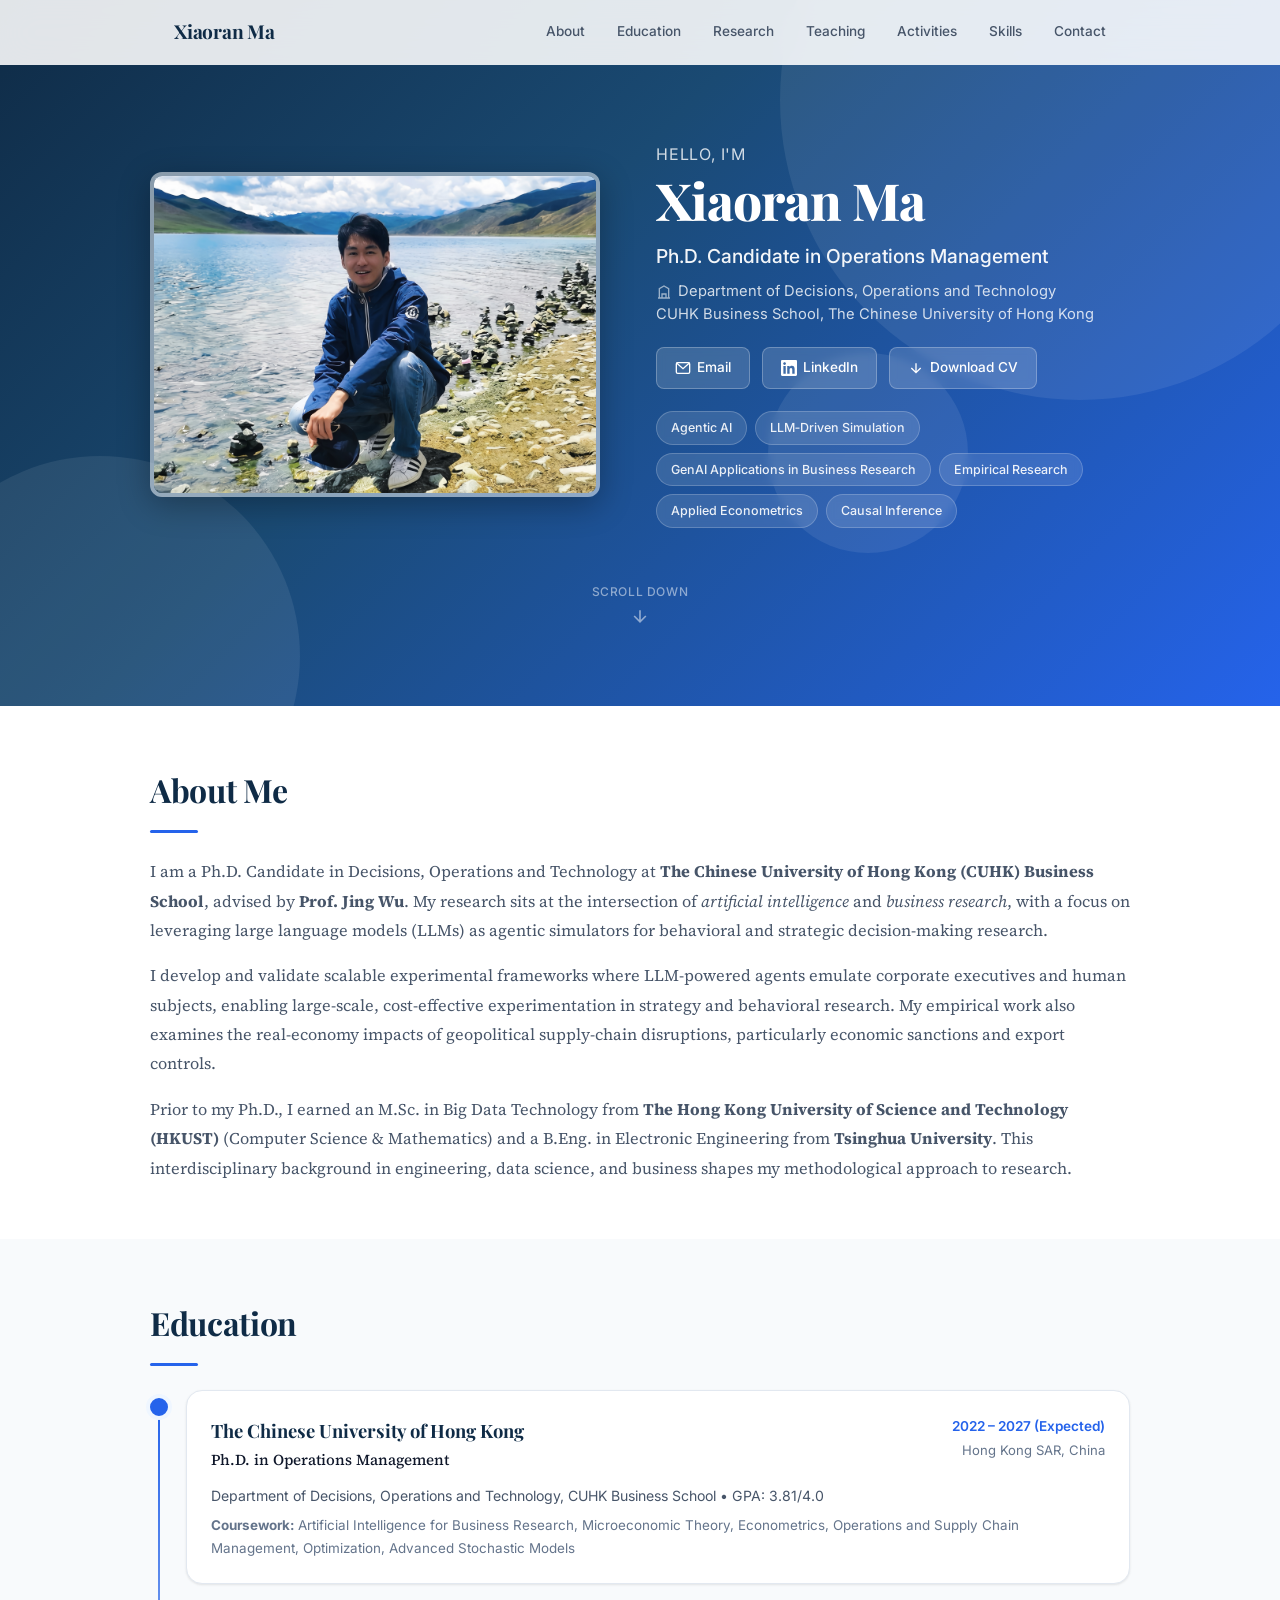
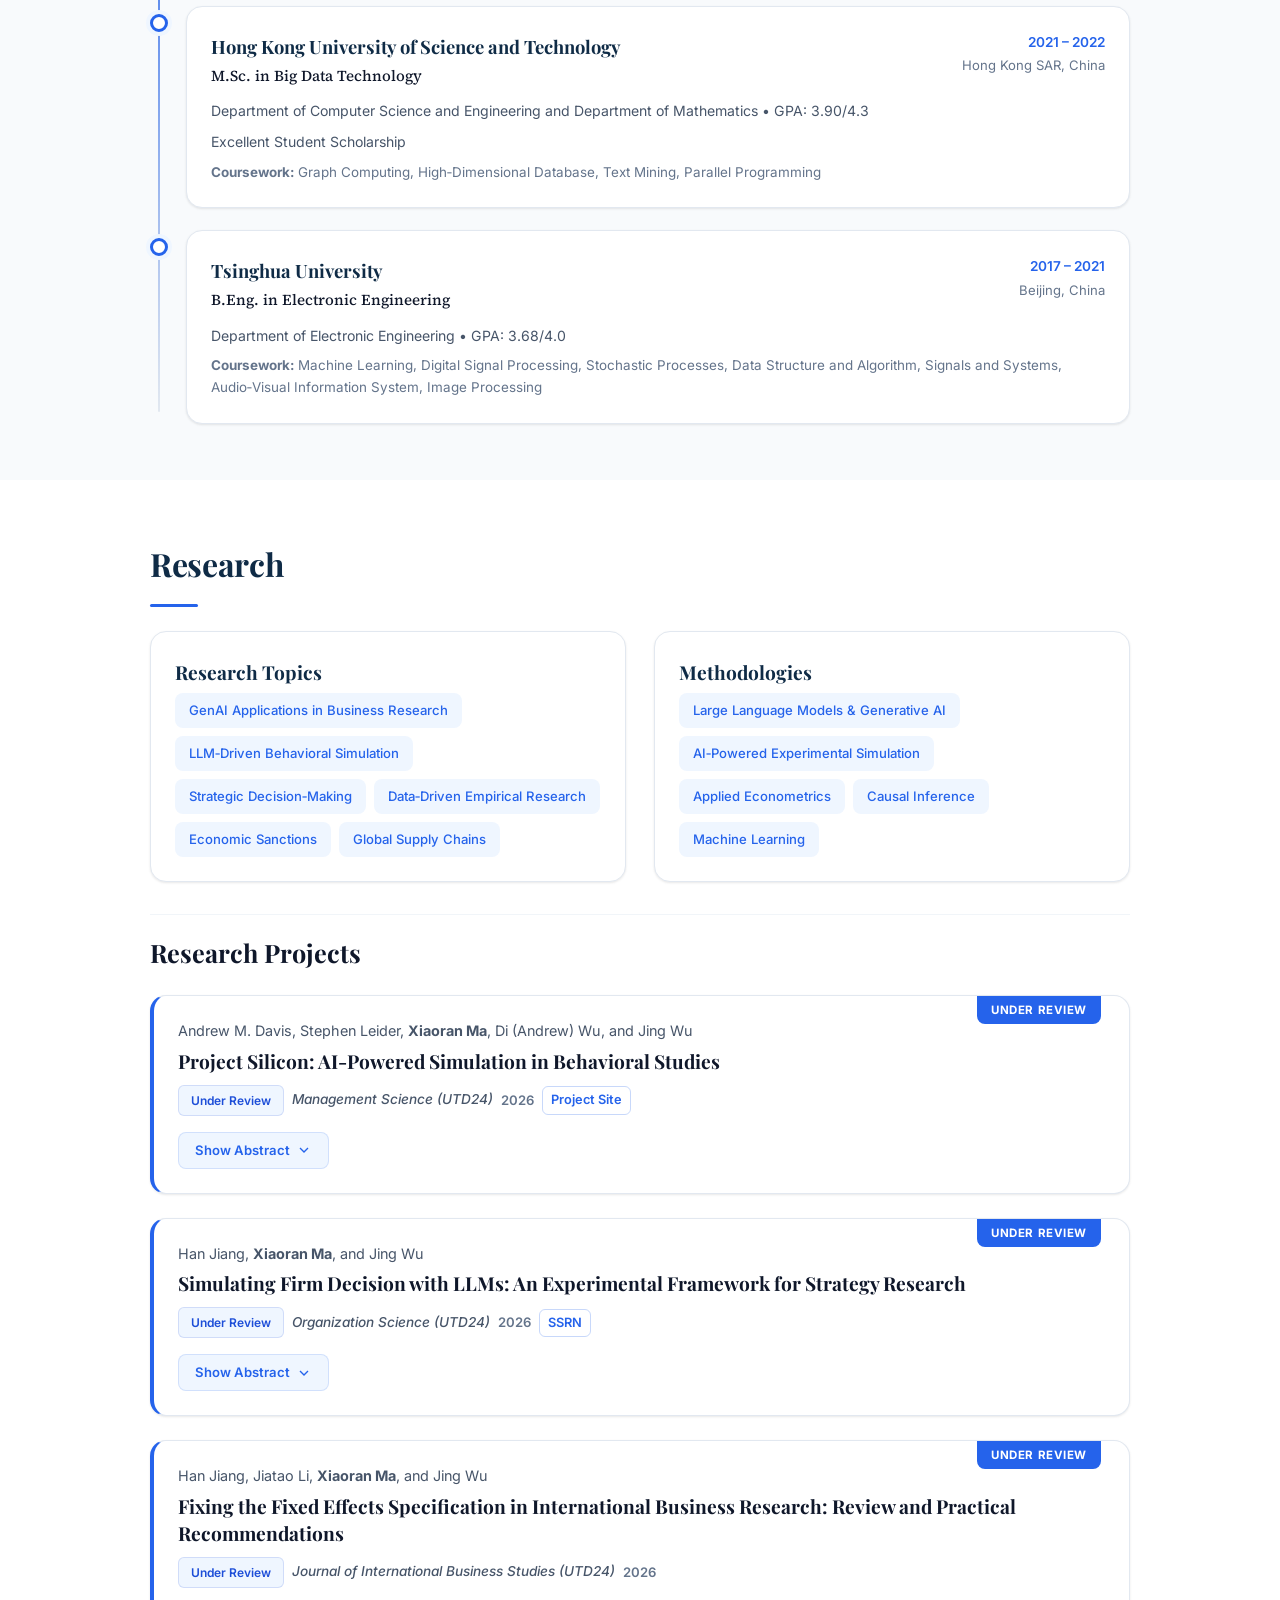
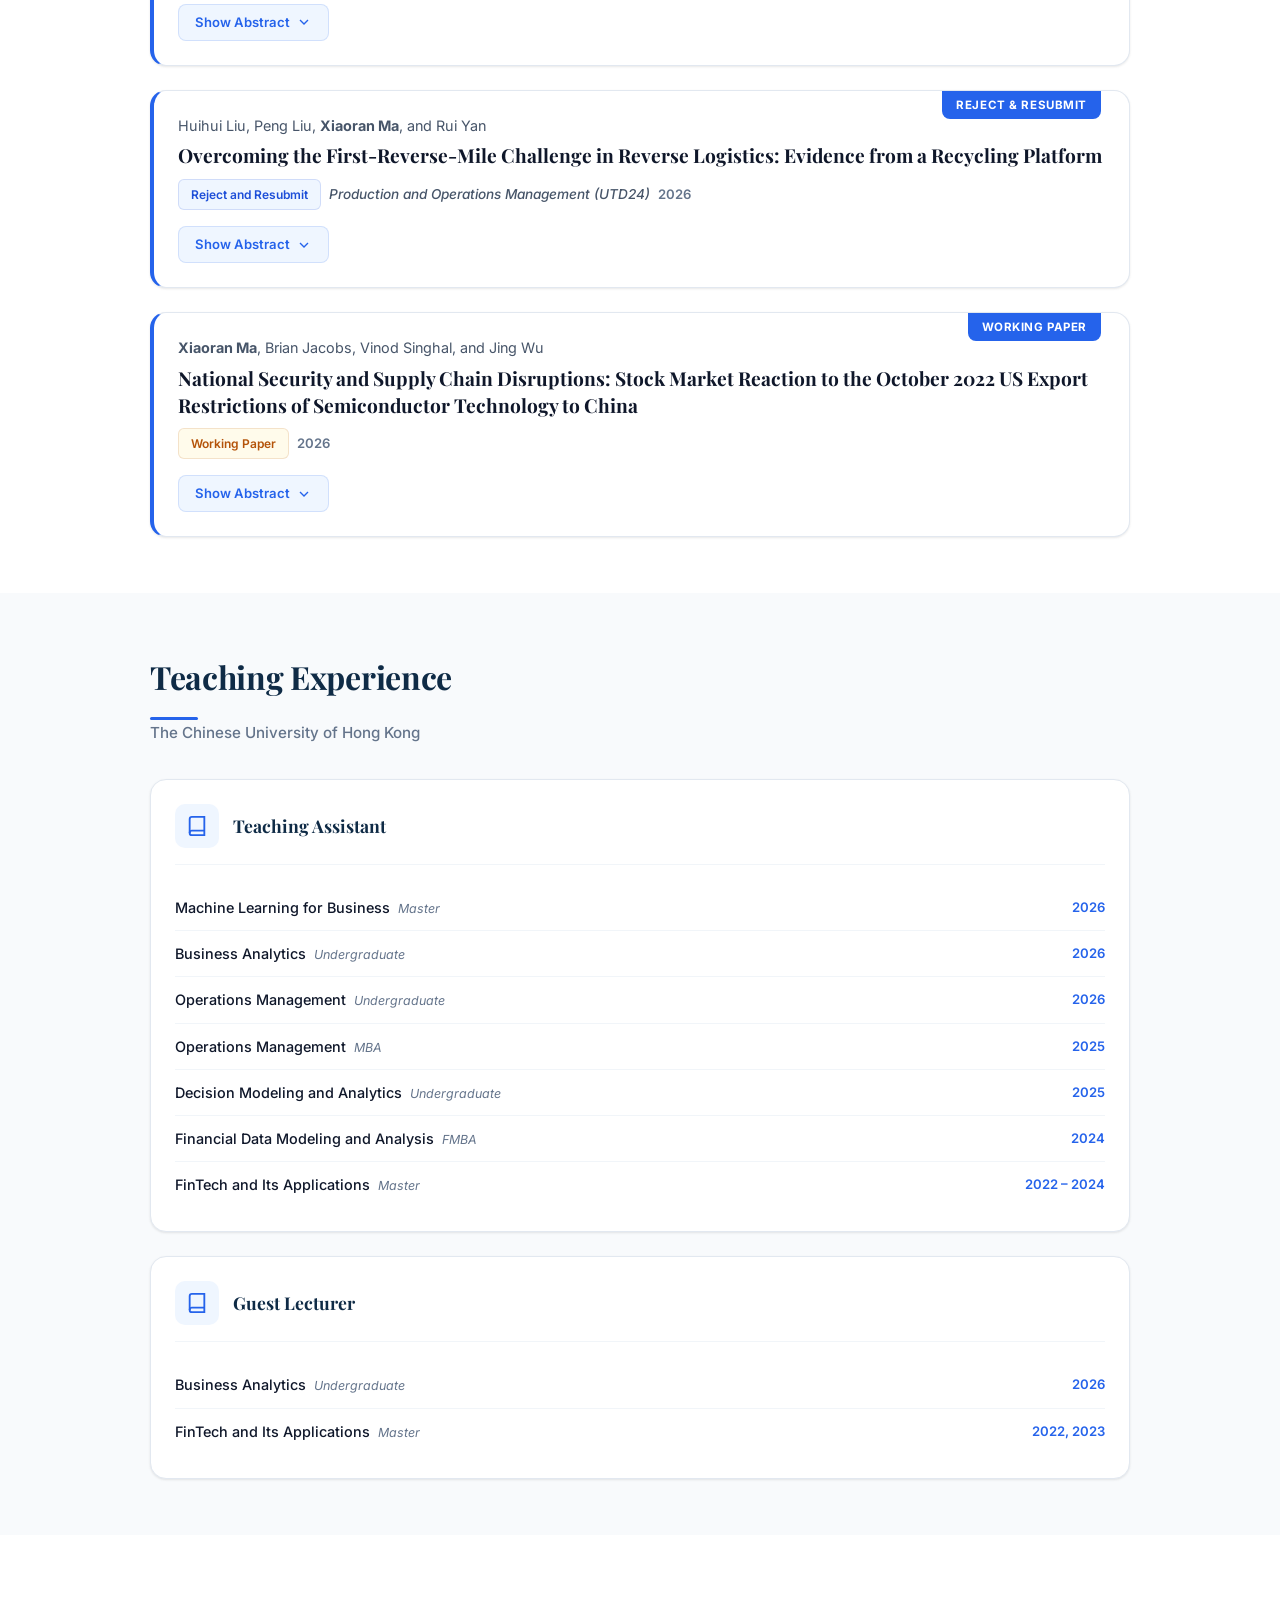
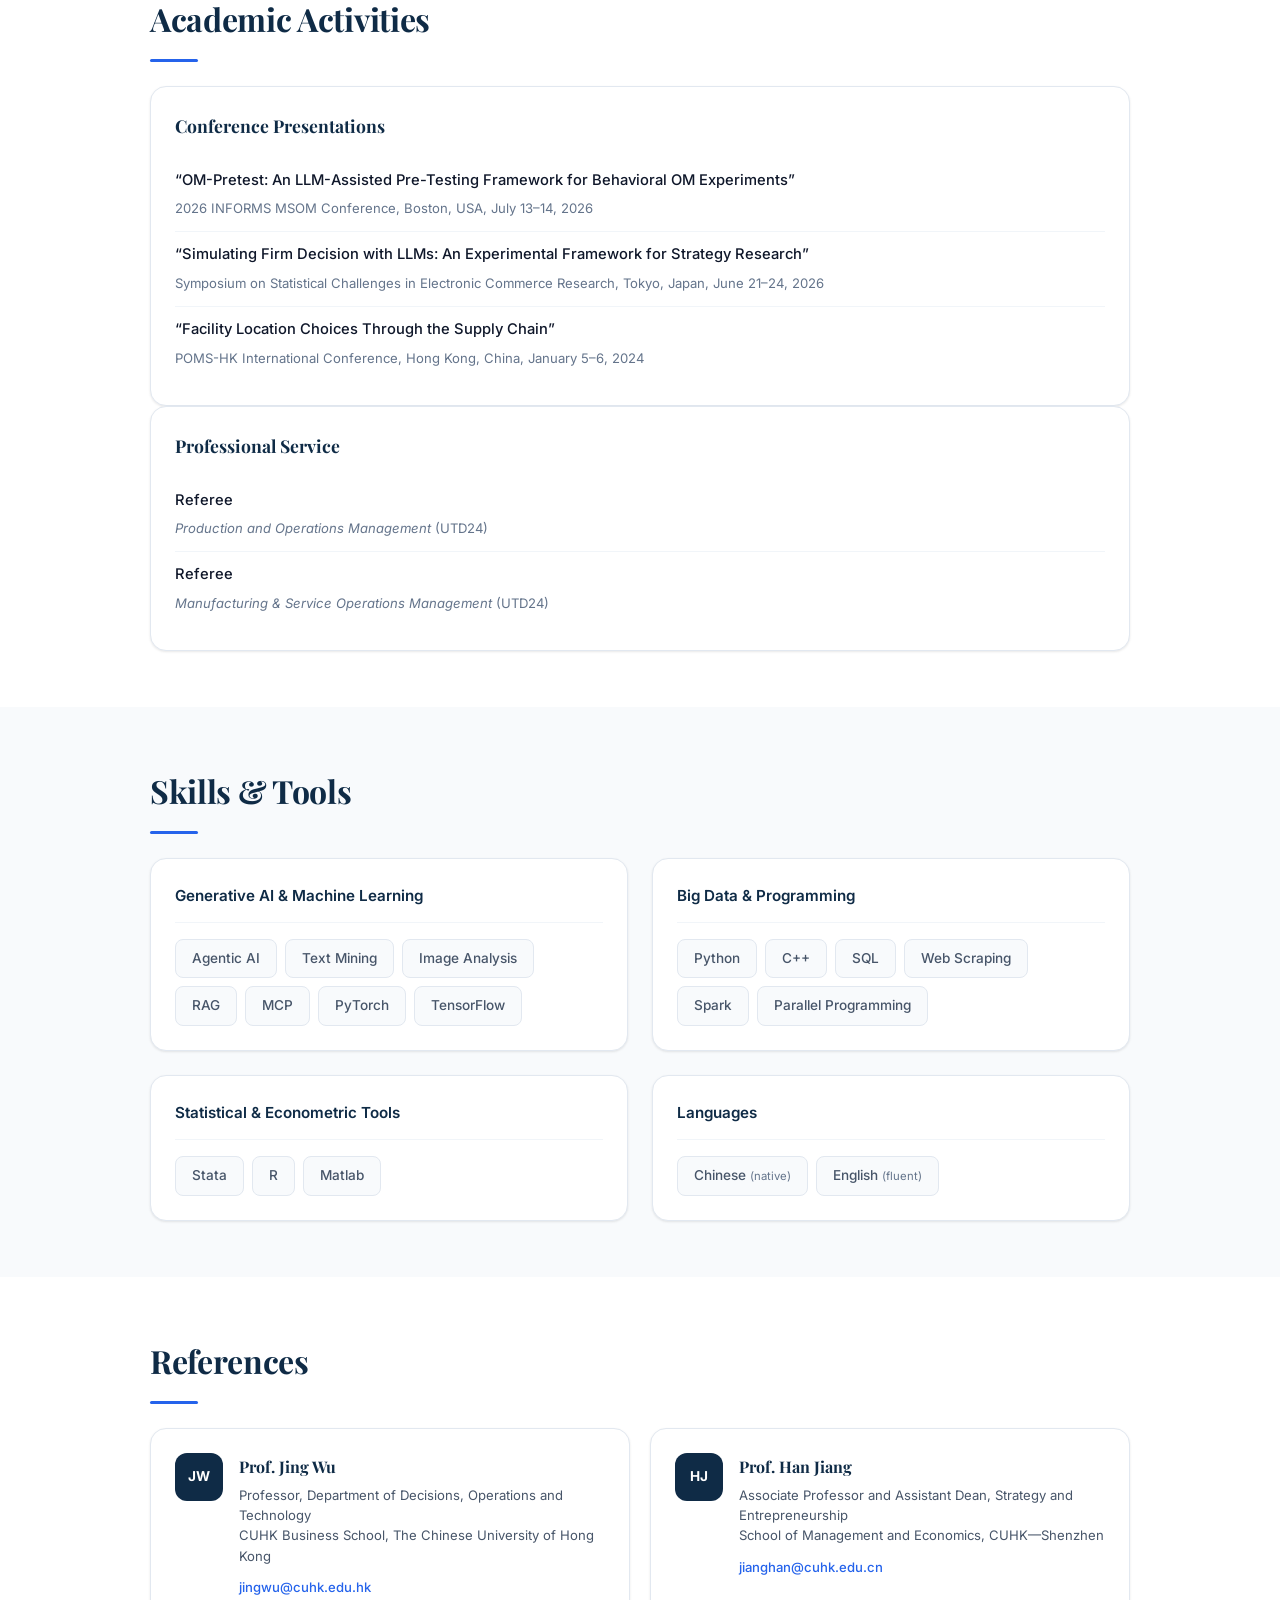
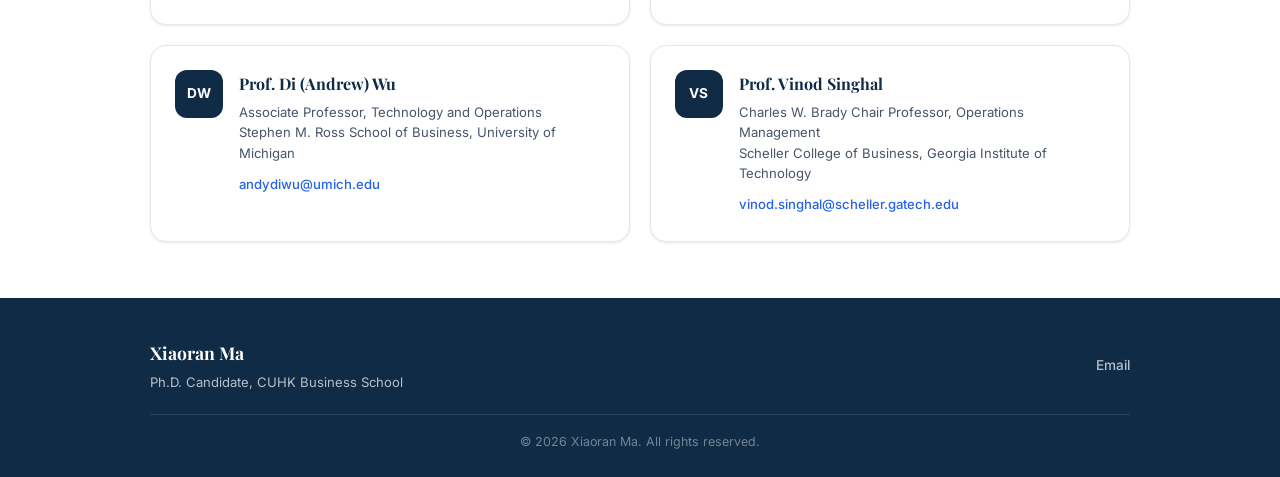
<file: index.html>
<!DOCTYPE html>
<html lang="en">
<head>
    <meta charset="UTF-8">
    <meta name="viewport" content="width=device-width, initial-scale=1.0">
    <title>Xiaoran Ma | Ph.D. Candidate</title>
    <meta name="description" content="Academic personal website for Xiaoran Ma – Ph.D. Candidate, CUHK Business School. Includes research, projects, teaching, and CV download.">
    <meta name="google-site-verification" content="pQVxUfE_usc0dNcOYRfqHl4_MOmcvW6i4FPdZ2wmrDg" />
    <script type="application/ld+json">
    {
        "@context": "https://schema.org",
        "@type": "Person",
        "name": "Xiaoran Ma",
        "jobTitle": "Ph.D. Candidate in Operations Management",
        "url": "https://xiaoran-ma.github.io/",
        "email": "mailto:xiaoran-ma@link.cuhk.edu.hk",
        "image": "https://xiaoran-ma.github.io/photo/photo2.JPG",
        "sameAs": [
            "https://www.linkedin.com/in/xiaoran-ma-2b36082b9"
        ],
        "affiliation": {
            "@type": "CollegeOrUniversity",
            "name": "The Chinese University of Hong Kong (CUHK) Business School",
            "department": {
                "@type": "Organization",
                "name": "Department of Decisions, Operations and Technology"
            }
        },
        "alumniOf": [
            {
                "@type": "CollegeOrUniversity",
                "name": "Hong Kong University of Science and Technology"
            },
            {
                "@type": "CollegeOrUniversity",
                "name": "Tsinghua University"
            }
        ],
        "knowsAbout": [
            "Artificial Intelligence",
            "Operations Management",
            "Behavioral Simulation",
            "Empirical Research",
            "Applied Econometrics",
            "Causal Inference"
        ]
    }
    </script>
    <link rel="preconnect" href="https://fonts.googleapis.com">
    <link rel="preconnect" href="https://fonts.gstatic.com" crossorigin>
    <link href="https://fonts.googleapis.com/css2?family=Inter:wght@300;400;500;600;700&family=Playfair+Display:ital,wght@0,400;0,600;0,700;0,800;1,400;1,600&family=Source+Serif+4:ital,wght@0,400;0,600;0,700;1,400&display=swap" rel="stylesheet">
    <link rel="stylesheet" href="style.css">
    <style>
    </style>
</head>
<body>
    <!-- Navigation -->
    <nav id="navbar">
        <div class="nav-container">
            <a href="#hero" class="nav-brand">Xiaoran Ma</a>
            <div class="nav-links">
                <a href="#about">About</a>
                <a href="#education">Education</a>
                <a href="#research">Research</a>
                <a href="#teaching">Teaching</a>
                <a href="#academic-activities">Activities</a>
                <a href="#skills">Skills</a>
                <a href="mailto:xiaoran-ma@link.cuhk.edu.hk">Contact</a>
            </div>
            <button class="nav-toggle" aria-label="Toggle navigation"><span></span><span></span><span></span></button>
            <!-- Dark‑mode toggle -->
                    </div>
    </nav>

    <!-- Hero Section -->
    <section id="hero">
        <div class="hero-bg-shapes">
            <div class="shape shape-1"></div>
            <div class="shape shape-2"></div>
            <div class="shape shape-3"></div>
        </div>
        <div class="hero-container">
            <div class="hero-image-wrapper">
                        <img src="photo/photo2.JPG" alt="Xiaoran Ma" class="hero-image">
            </div>
            <div class="hero-text">
                <p class="hero-greeting">Hello, I'm</p>
                <h1>Xiaoran Ma</h1>
                <p class="hero-subtitle">Ph.D. Candidate in Operations Management</p>
                <p class="hero-affiliation">
                    <svg viewBox="0 0 24 24" width="16" height="16" fill="none" stroke="currentColor" stroke-width="2"><path d="M3 21h18M5 21V7l7-4 7 4v14M9 21v-6h6v6"/></svg>
                    Department of Decisions, Operations and Technology
                </p>
                <p class="hero-affiliation">CUHK Business School, The Chinese University of Hong Kong</p>
                <div class="hero-contact-row">
                    <a href="mailto:xiaoran-ma@link.cuhk.edu.hk" class="contact-btn">
                        <svg viewBox="0 0 24 24" width="16" height="16" fill="none" stroke="currentColor" stroke-width="2"><rect x="2" y="4" width="20" height="16" rx="2"/><path d="M22 4L12 13 2 4"/></svg>
                        Email
                    </a>
                    <a href="https://www.linkedin.com/in/xiaoran-ma-2b36082b9" class="contact-btn" target="_blank" rel="noopener">
                        <svg viewBox="0 0 24 24" width="16" height="16" fill="currentColor"><path d="M20.447 20.452h-3.554v-5.569c0-1.328-.027-3.037-1.852-3.037-1.853 0-2.136 1.445-2.136 2.939v5.667H9.351V9h3.414v1.561h.046c.477-.9 1.637-1.85 3.37-1.85 3.601 0 4.267 2.37 4.267 5.455v6.286zM5.337 7.433c-1.144 0-2.063-.926-2.063-2.065 0-1.138.92-2.063 2.063-2.063 1.14 0 2.064.925 2.064 2.063 0 1.139-.925 2.065-2.064 2.065zm1.782 13.019H3.555V9h3.564v11.452zM22.225 0H1.771C.792 0 0 .774 0 1.729v20.542C0 23.227.792 24 1.771 24h20.451C23.2 24 24 23.227 24 22.271V1.729C24 .774 23.2 0 22.222 0h.003z"/></svg>
                        LinkedIn
                    </a>
                    <!-- CV download button -->
                    <a href="xiaoran_resume.pdf" class="contact-btn" target="_blank" rel="noopener">
                        <svg viewBox="0 0 24 24" width="16" height="16" fill="none" stroke="currentColor" stroke-width="2"><path d="M12 5v14M19 12l-7 7-7-7"/></svg>
                        Download CV
                    </a>
                </div>
                <div class="hero-tags">
                    <span class="tag">Agentic AI</span>
                    <span class="tag">LLM‑Driven Simulation</span>
                    <span class="tag">GenAI Applications in Business Research</span>
                    <span class="tag">Empirical Research</span>
                    <span class="tag">Applied Econometrics</span>
                    <span class="tag">Causal Inference</span>
                </div>
            </div>
        </div>
        <div class="hero-scroll-hint">
            <a href="#about"><span>Scroll Down</span>
            <svg viewBox="0 0 24 24" width="20" height="20" fill="none" stroke="currentColor" stroke-width="2"><path d="M12 5v14M19 12l-7 7-7-7"/></svg></a>
        </div>
    </section>

    <!-- About Me (unchanged) -->
    <section id="about" class="section">
        <div class="container">
            <h2 class="section-title">About Me</h2>
            <div class="about-grid">
                <div class="about-main">
                    <p>I am a Ph.D. Candidate in Decisions, Operations and Technology at <strong>The Chinese University of Hong Kong (CUHK) Business School</strong>, advised by <strong>Prof. Jing Wu</strong>. My research sits at the intersection of <em>artificial intelligence</em> and <em>business research</em>, with a focus on leveraging large language models (LLMs) as agentic simulators for behavioral and strategic decision‑making research.</p>
                    <p>I develop and validate scalable experimental frameworks where LLM‑powered agents emulate corporate executives and human subjects, enabling large‑scale, cost‑effective experimentation in strategy and behavioral research. My empirical work also examines the real‑economy impacts of geopolitical supply‑chain disruptions, particularly economic sanctions and export controls.</p>
                    <p>Prior to my Ph.D., I earned an M.Sc. in Big Data Technology from <strong>The Hong Kong University of Science and Technology (HKUST)</strong> (Computer Science &amp; Mathematics) and a B.Eng. in Electronic Engineering from <strong>Tsinghua University</strong>. This interdisciplinary background in engineering, data science, and business shapes my methodological approach to research.</p>
                </div>
                <!-- About sidebar highlights (temporarily hidden; restore by uncommenting)
                <div class="about-sidebar">
                    <div class="about-highlight">
                        <div class="highlight-icon"><svg viewBox="0 0 24 24" width="24" height="24" fill="none" stroke="currentColor" stroke-width="1.5"><path d="M12 2L2 7l10 5 10-5-10-5z"/><path d="M2 17l10 5 10-5"/><path d="M2 12l10 5 10-5"/></svg></div>
                        <h4>Interdisciplinary Training</h4>
                        <p>Engineering (Tsinghua University) + Data Science (The Hong Kong University of Science and Technology) + Business (The Chinese University of Hong Kong)</p>
                    </div>
                    <div class="about-highlight">
                        <div class="highlight-icon"><svg viewBox="0 0 24 24" width="24" height="24" fill="none" stroke="currentColor" stroke-width="1.5"><path d="M9 12l2 2 4-4"/><circle cx="12" cy="12" r="10"/></svg></div>
                        <h4>Research Projects</h4>
                        <p>Under review at UTD24 journals including Management Science, Organization Science, and Journal of International Business Studies</p>
                    </div>
                    <div class="about-highlight">
                        <div class="highlight-icon"><svg viewBox="0 0 24 24" width="24" height="24" fill="none" stroke="currentColor" stroke-width="1.5"><path d="M17 21v-2a4 4 0 00-4-4H5a4 4 0 00-4 4v2"/><circle cx="9" cy="7" r="4"/><path d="M23 21v-2a4 4 0 00-3-3.87M16 3.13a4 4 0 010 7.75"/></svg></div>
                        <h4>Courses Taught</h4>
                        <p>Primarily served as a Teaching Assistant across undergraduate, MBA, and master's programs at CUHK, and guest lecturer for select courses</p>
                    </div>
                </div>
                -->
            </div>
        </div>
    </section>

    <!-- Education -->
    <section id="education" class="section section-alt">
        <div class="container">
            <h2 class="section-title">Education</h2>
            <div class="timeline">
                <div class="timeline-item">
                    <div class="timeline-marker"></div>
                    <div class="timeline-content">
                        <div class="timeline-header">
                            <div>
                                <h3>The Chinese University of Hong Kong</h3>
                                <p class="degree">Ph.D. in Operations Management</p>
                            </div>
                            <div class="timeline-meta"><span class="timeline-date">2022 – 2027 (Expected)</span><span class="timeline-location">Hong Kong SAR, China</span></div>
                        </div>
                        <p class="edu-detail">Department of Decisions, Operations and Technology, CUHK Business School &bull; GPA: 3.81/4.0</p>
                        <p class="edu-courses"><strong>Coursework:</strong> Artificial Intelligence for Business Research, Microeconomic Theory, Econometrics, Operations and Supply Chain Management, Optimization, Advanced Stochastic Models</p>
                    </div>
                </div>
                <div class="timeline-item">
                    <div class="timeline-marker"></div>
                    <div class="timeline-content">
                        <div class="timeline-header">
                            <div>
                                <h3>Hong Kong University of Science and Technology</h3>
                                <p class="degree">M.Sc. in Big Data Technology</p>
                            </div>
                            <div class="timeline-meta"><span class="timeline-date">2021 – 2022</span><span class="timeline-location">Hong Kong SAR, China</span></div>
                        </div>
                        <p class="edu-detail">Department of Computer Science and Engineering and Department of Mathematics &bull; GPA: 3.90/4.3</p>
                        <p class="edu-detail">Excellent Student Scholarship</p>
                        <p class="edu-courses"><strong>Coursework:</strong> Graph Computing, High‑Dimensional Database, Text Mining, Parallel Programming</p>
                    </div>
                </div>
                <div class="timeline-item">
                    <div class="timeline-marker"></div>
                    <div class="timeline-content">
                        <div class="timeline-header">
                            <div>
                                <h3>Tsinghua University</h3>
                                <p class="degree">B.Eng. in Electronic Engineering</p>
                            </div>
                            <div class="timeline-meta"><span class="timeline-date">2017 – 2021</span><span class="timeline-location">Beijing, China</span></div>
                        </div>
                        <p class="edu-detail">Department of Electronic Engineering &bull; GPA: 3.68/4.0</p>
                        <p class="edu-courses"><strong>Coursework:</strong> Machine Learning, Digital Signal Processing, Stochastic Processes, Data Structure and Algorithm, Signals and Systems, Audio‑Visual Information System, Image Processing</p>
                    </div>
                </div>
            </div>
        </div>
    </section>

    <!-- Research (interests + projects) -->
    <section id="research" class="section">
        <div class="container">
            <h2 class="section-title">Research</h2>
            <div class="interests-grid">
                <div class="interest-card">
                    <h3>Research Topics</h3>
                    <div class="interest-items"><span class="pill">GenAI Applications in Business Research</span><span class="pill">LLM‑Driven Behavioral Simulation</span><span class="pill">Strategic Decision‑Making</span><span class="pill">Data‑Driven Empirical Research</span><span class="pill">Economic Sanctions</span><span class="pill">Global Supply Chains</span></div>
                </div>
                <div class="interest-card">
                    <h3>Methodologies</h3>
                    <div class="interest-items"><span class="pill">Large Language Models &amp; Generative AI</span><span class="pill">AI‑Powered Experimental Simulation</span><span class="pill">Applied Econometrics</span><span class="pill">Causal Inference</span><span class="pill">Machine Learning</span></div>
                </div>
            </div>
            <div class="research-subhead"><h3>Research Projects</h3></div>
            <div class="papers-list">
                <!-- Paper 1 (under review) -->
                <div class="paper-item featured-paper">
                    <div class="paper-badge">Under Review</div>
                    <div class="paper-content">
                        <p class="paper-authors">Andrew M. Davis, Stephen Leider, <strong>Xiaoran Ma</strong>, Di (Andrew) Wu, and Jing Wu</p>
                        <h3 class="paper-title">Project Silicon: AI‑Powered Simulation in Behavioral Studies</h3>
                        <div class="paper-meta">
                            <span class="paper-status status-ur">Under Review</span>
                            <span class="paper-journal">Management Science (UTD24)</span>
                            <span class="paper-year">2026</span>
                            <a class="paper-link" href="https://www.project-silicon.org" target="_blank" rel="noopener">Project Site</a>
                        </div>
                        <div class="paper-abstract-toggle" onclick="toggleAbstract(this)">
                            <span class="toggle-text">Show Abstract</span>
                            <svg class="toggle-arrow" viewBox="0 0 24 24" width="16" height="16" fill="none" stroke="currentColor" stroke-width="2"><path d="M6 9l6 6 6-6"/></svg>
                        </div>
                        <div class="paper-abstract">
                            <p>Project Silicon is a pre-registered research initiative investigating whether LLM-based synthetic (&ldquo;silicon&rdquo;) samples can serve as reliable virtual pilots for behavioral-economics and behavioral-operations experiments. Departing from prior backward-looking validation work that uses published experimental results, this project adopts a forward-looking empirical strategy: we collect around 40 novel, publicly-unreleased experimental designs, run LLM simulations prior to human-subject data collection, and enforce a strict information firewall to prevent LLM training-set contamination. We systematically benchmark a broad suite of proprietary and open-source LLMs across diverse task dimensions: individual versus strategic decisions, one-shot versus multi-round tasks with or without feedback, and distinct behavioral mechanisms. Using tailored within-experiment and cross-experiment statistical specifications, we assess model performance along two core dimensions: the fidelity of simulated treatment effects and the degree of over-precision (overly-narrow response distributions) common among LLM agents. Beyond hypothesis testing, this project delivers an open-source end-to-end toolkit for researchers to conduct LLM-powered experimental pretests, alongside practical recommendations for implementing synthetic-subject simulation in experimental research pipelines.</p>
                        </div>
                    </div>
                </div>
                <!-- Paper 2 (under review) -->
                <div class="paper-item featured-paper">
                    <div class="paper-badge">Under Review</div>
                    <div class="paper-content">
                        <p class="paper-authors">Han Jiang, <strong>Xiaoran Ma</strong>, and Jing Wu</p>
                        <h3 class="paper-title">Simulating Firm Decision with LLMs: An Experimental Framework for Strategy Research</h3>
                        <div class="paper-meta">
                            <span class="paper-status status-ur">Under Review</span>
                            <span class="paper-journal">Organization Science (UTD24)</span>
                            <span class="paper-year">2026</span>
                            <a class="paper-link" href="https://papers.ssrn.com/sol3/papers.cfm?abstract_id=7241998" target="_blank" rel="noopener">SSRN</a>
                        </div>
                        <div class="paper-abstract-toggle" onclick="toggleAbstract(this)">
                            <span class="toggle-text">Show Abstract</span>
                            <svg class="toggle-arrow" viewBox="0 0 24 24" width="16" height="16" fill="none" stroke="currentColor" stroke-width="2"><path d="M6 9l6 6 6-6"/></svg>
                        </div>
                        <div class="paper-abstract">
                            <p>A central challenge in strategic management research lies in rigorously identifying the causal links between contextual factors and firms&rsquo; strategic decisions. Observational studies are inherently constrained by the absence of credible counterfactuals, while conventional experimental approaches trade off between realism, scalability, and control. This study proposes a scalable experimental framework that leverages large language models (LLMs) as simulated corporate executives to address these limitations. The framework endows LLM agents with firm-specific contextual profiles and elicits strategic decisions that approximate those of actual firms. Since the same agent generates decisions under both the baseline condition and the treatment condition with an exogenous shock, the within-agent difference directly mirrors the average treatment effect on the treated (ATT) logic from the potential outcome framework, thereby circumventing the non-random assignment of contextual factors that challenges observational designs. We validate this framework through two experiments, on R&amp;D investment and facility allocation decisions respectively, each employing a multi-step design: corroborating the convergence between LLM-simulated and actual firm decisions to establish face validity, introducing an exogenous shock to identify the within-agent treatment effect, and benchmarking the LLM-identified treatment effect against real-world difference-in-differences estimates. Across both experiments, the LLM-identified treatment effects converge with real-world evidence identified via quasi-experimental designs, providing external validation for the framework. These results establish the generalizability of the framework across distinct strategic contexts and demonstrate that LLM-based experimental simulations can serve as credible, scalable, and cost-effective instruments for investigating the cause-and-effect links underlying firms&rsquo; strategic decision making.</p>
                        </div>
                    </div>
                </div>
                <!-- Paper 3 (under review) -->
                <div class="paper-item featured-paper">
                    <div class="paper-badge">Under Review</div>
                    <div class="paper-content">
                        <p class="paper-authors">Han Jiang, Jiatao Li, <strong>Xiaoran Ma</strong>, and Jing Wu</p>
                        <h3 class="paper-title">Fixing the Fixed Effects Specification in International Business Research: Review and Practical Recommendations</h3>
                        <div class="paper-meta">
                            <span class="paper-status status-ur">Under Review</span>
                            <span class="paper-journal">Journal of International Business Studies (UTD24)</span>
                            <span class="paper-year">2026</span>
                        </div>
                        <div class="paper-abstract-toggle" onclick="toggleAbstract(this)">
                            <span class="toggle-text">Show Abstract</span>
                            <svg class="toggle-arrow" viewBox="0 0 24 24" width="16" height="16" fill="none" stroke="currentColor" stroke-width="2"><path d="M6 9l6 6 6-6"/></svg>
                        </div>
                        <div class="paper-abstract">
                            <p>Fixed effects models are widely used in international business (IB) research, yet their specification often receives limited justification and validation. Our review of 1,491 empirical articles published in the <em>Journal of International Business Studies</em> between 2000 and 2025 documents substantial inconsistencies in fixed effects specifications and limited attention to high-dimensional fixed effects. We explain how specification choices determine both the unobserved heterogeneity absorbed by a model and the variation underlying its estimates, shaping the reliability and theoretical interpretation of empirical findings. Using semi-synthetic simulations grounded in U.S. firms&rsquo; export data, we compare 15 specifications across 13 scenarios of unobserved heterogeneity. The results show that omitting relevant high-dimensional fixed effects can substantially increase estimation variability and undermine confidence interval coverage even under randomized treatment assignment. Adding further fixed effects, however, can absorb identifying variation and reduce statistical power without improving overall estimation performance. Drawing on these findings, we develop a three-step roadmap for selecting theoretically justified fixed effects, validating their empirical adequacy, and interpreting the estimates they produce. This roadmap helps IB scholars align empirical specifications with theoretical questions and make the evidentiary boundaries of their findings explicit.</p>
                        </div>
                    </div>
                </div>
                <!-- Paper 4 (reject & resubmit) -->
                <div class="paper-item featured-paper">
                    <div class="paper-badge">Reject &amp; Resubmit</div>
                    <div class="paper-content">
                        <p class="paper-authors">Huihui Liu, Peng Liu, <strong>Xiaoran Ma</strong>, and Rui Yan</p>
                        <h3 class="paper-title">Overcoming the First-Reverse-Mile Challenge in Reverse Logistics: Evidence from a Recycling Platform</h3>
                        <div class="paper-meta">
                            <span class="paper-status status-ur">Reject and Resubmit</span>
                            <span class="paper-journal">Production and Operations Management (UTD24)</span>
                            <span class="paper-year">2026</span>
                        </div>
                        <div class="paper-abstract-toggle" onclick="toggleAbstract(this)">
                            <span class="toggle-text">Show Abstract</span>
                            <svg class="toggle-arrow" viewBox="0 0 24 24" width="16" height="16" fill="none" stroke="currentColor" stroke-width="2"><path d="M6 9l6 6 6-6"/></svg>
                        </div>
                        <div class="paper-abstract">
                            <p>Reverse logistics systems often struggle with the &ldquo;first-reverse-mile&rdquo; problem, as collecting end-of-life products from dispersed households incurs prohibitive costs. To mitigate this challenge, recycling firms are supplementing on-demand home collection services with offline self-service drop-off stations. Despite this trend, empirical evidence remains limited regarding how this shift reshapes user behavior or whether it actually improves the efficiency of reverse logistics. Drawing on a unique transaction-level dataset from AiFenLei&mdash;a leading Chinese platform that pairs on-demand home pickups with strategically placed drop-off stations&mdash;we employ a difference-in-differences design, leveraging the rollout of a new facility as a quasi-natural experiment to estimate its impact. We find that proximity to the new facility significantly increases both recycling frequency and total collection weight. Crucially, it drives a distinct channel shift, nudging users away from labor-intensive home pickups toward self-service drop-offs. By simultaneously expanding collection volumes and reducing unit costs, these offline stations offer a practical solution to the first-reverse-mile bottleneck. Leveraging detailed user-level transaction records, we uncover systematic heterogeneity in the treatment effects. The facility&rsquo;s impact is most pronounced among previously inactive users and those with a preference for offline interactions. Furthermore, users residing near eco-point redemption stores show significantly amplified responses, highlighting the strategic synergy of nesting recycling infrastructure within a reward ecosystem. Finally, a station-level analysis using a gravity model further reveals that transportation accessibility, on-site parking availability, and functional integration with surrounding points of interest significantly boost facility-level recycling volumes. Taken together, our research highlights how strategic facility placement and ecosystem integration act as catalysts for efficient reverse logistics, offering actionable insights for platforms to mitigate first-reverse-mile inefficiencies while advancing circular economy objectives.</p>
                        </div>
                    </div>
                </div>
                <!-- Paper 5 (working paper) -->
                <div class="paper-item featured-paper">
                    <div class="paper-badge">Working Paper</div>
                    <div class="paper-content">
                        <p class="paper-authors"><strong>Xiaoran Ma</strong>, Brian Jacobs, Vinod Singhal, and Jing Wu</p>
                        <h3 class="paper-title">National Security and Supply Chain Disruptions: Stock Market Reaction to the October 2022 US Export Restrictions of Semiconductor Technology to China</h3>
                        <div class="paper-meta">
                            <span class="paper-status status-wp">Working Paper</span>
                            <span class="paper-year">2026</span>
                        </div>
                        <div class="paper-abstract-toggle" onclick="toggleAbstract(this)">
                            <span class="toggle-text">Show Abstract</span>
                            <svg class="toggle-arrow" viewBox="0 0 24 24" width="16" height="16" fill="none" stroke="currentColor" stroke-width="2"><path d="M6 9l6 6 6-6"/></svg>
                        </div>
                        <div class="paper-abstract">
                            <p>In recent years, governments have increasingly used supply chains to address geopolitical issues such as national security, protectionism, economic growth, and ensuring access to critical resources, among others. Governmental politicization or weaponization of supply chains is an emerging source of risk that has increased the vulnerability of supply chains and can disrupt supply chains. As evidence, this paper examines the stock market reaction to the disruption of the global semiconductor supply chain from the October 2022 US export restrictions of advanced semiconductor technology to China. Our analysis of the stock market reaction is based on 829 publicly listed firms that are part of the global semiconductor ecosystem. We find that the stock market reaction to the export restrictions is significantly negative. For the sample of 829 firms, the mean market reaction was -2.77% for the seven-day period surrounding the announcement of the US export restrictions. We estimate that the impact of this event was a loss in market capitalization of $917 billion, highlighting the significance of this event for the global economy. For the 17 US and allied firms whose exports to China were restricted, the mean market reaction was -9.25%. For the 17 targeted firms in China whose imports were restricted, the mean market reaction was -9.77%. We also find that the significant negative effects propagated both upstream and downstream from the 17 US and allied firms. Suppliers experienced a mean market reaction of -2.04%, and customers experienced a mean market reaction of -2.52%. However, the market reactions are heterogeneous across geographic regions. The bulk of the negative effects were suffered by US suppliers and customers, while Chinese customers and suppliers experienced a marginally significant positive reaction.</p>
                        </div>
                    </div>
                </div>
            </div>
        </div>
    </section>

    <!-- Teaching (unchanged) -->
    <section id="teaching" class="section section-alt">
        <div class="container">
            <h2 class="section-title">Teaching Experience</h2>
            <p class="section-subtitle">The Chinese University of Hong Kong</p>
            <div class="teaching-layout">
                <div class="teaching-card ta-card">
                    <div class="teaching-role">
                        <div class="role-icon ta-icon"><svg viewBox="0 0 24 24" width="22" height="22" fill="none" stroke="currentColor" stroke-width="2"><path d="M4 19.5A2.5 2.5 0 016.5 17H20"/><path d="M6.5 2H20v20H6.5A2.5 2.5 0 014 19.5v-15A2.5 2.5 0 016.5 2z"/></svg></div>
                        <div><h3>Teaching Assistant</h3></div>
                    </div>
                    <ul class="teaching-list">
                        <li><div class="course-info"><span class="course-name">Machine Learning for Business</span><span class="course-level">Master</span></div><span class="course-year">2026</span></li>
                        <li><div class="course-info"><span class="course-name">Business Analytics</span><span class="course-level">Undergraduate</span></div><span class="course-year">2026</span></li>
                        <li><div class="course-info"><span class="course-name">Operations Management</span><span class="course-level">Undergraduate</span></div><span class="course-year">2026</span></li>
                        <li><div class="course-info"><span class="course-name">Operations Management</span><span class="course-level">MBA</span></div><span class="course-year">2025</span></li>
                        <li><div class="course-info"><span class="course-name">Decision Modeling and Analytics</span><span class="course-level">Undergraduate</span></div><span class="course-year">2025</span></li>
                        <li><div class="course-info"><span class="course-name">Financial Data Modeling and Analysis</span><span class="course-level">FMBA</span></div><span class="course-year">2024</span></li>
                        <li><div class="course-info"><span class="course-name">FinTech and Its Applications</span><span class="course-level">Master</span></div><span class="course-year">2022 – 2024</span></li>
                    </ul>
                </div>
                <div class="teaching-card instructor-card">
                    <div class="teaching-role">
                        <div class="role-icon instructor-icon"><svg viewBox="0 0 24 24" width="22" height="22" fill="none" stroke="currentColor" stroke-width="2"><path d="M4 19.5A2.5 2.5 0 016.5 17H20"/><path d="M6.5 2H20v20H6.5A2.5 2.5 0 014 19.5v-15A2.5 2.5 0 016.5 2z"/></svg></div>
                        <div><h3>Guest Lecturer</h3></div>
                    </div>
                    <ul class="teaching-list">
                        <li><div class="course-info"><span class="course-name">Business Analytics</span><span class="course-level">Undergraduate</span></div><span class="course-year">2026</span></li>
                        <li><div class="course-info"><span class="course-name">FinTech and Its Applications</span><span class="course-level">Master</span></div><span class="course-year">2022, 2023</span></li>
                    </ul>
                </div>
            </div>
        </div>
    </section>

    <!-- Academic Activities (talks & service) -->
    <section id="academic-activities" class="section">
        <div class="container">
            <h2 class="section-title">Academic Activities</h2>
            <div class="service-card">
                <h3>Conference Presentations</h3>
                <ul class="service-list">
                    <li>
                        <span class="service-name">&ldquo;OM-Pretest: An LLM-Assisted Pre-Testing Framework for Behavioral OM Experiments&rdquo;</span>
                        <span class="service-detail">2026 INFORMS MSOM Conference, Boston, USA, July 13&ndash;14, 2026</span>
                    </li>
                    <li>
                        <span class="service-name">&ldquo;Simulating Firm Decision with LLMs: An Experimental Framework for Strategy Research&rdquo;</span>
                        <span class="service-detail">Symposium on Statistical Challenges in Electronic Commerce Research, Tokyo, Japan, June 21&ndash;24, 2026</span>
                    </li>
                    <li>
                        <span class="service-name">&ldquo;Facility Location Choices Through the Supply Chain&rdquo;</span>
                        <span class="service-detail">POMS-HK International Conference, Hong Kong, China, January 5&ndash;6, 2024</span>
                    </li>
                </ul>
            </div>
            <div class="service-card">
                <h3>Professional Service</h3>
                <ul class="service-list">
                    <li>
                        <span class="service-name">Referee</span>
                        <span class="service-detail"><em>Production and Operations Management</em> (UTD24)</span>
                    </li>
                    <li>
                        <span class="service-name">Referee</span>
                        <span class="service-detail"><em>Manufacturing &amp; Service Operations Management</em> (UTD24)</span>
                    </li>
                </ul>
            </div>
        </div>
    </section>

    <!-- Skills (unchanged) -->
    <section id="skills" class="section section-alt">
        <div class="container">
            <h2 class="section-title">Skills &amp; Tools</h2>
            <div class="skills-grid">
                <div class="skill-category"><h3>Generative AI &amp; Machine Learning</h3><div class="skill-items"><span class="skill-badge">Agentic AI</span><span class="skill-badge">Text Mining</span><span class="skill-badge">Image Analysis</span><span class="skill-badge">RAG</span><span class="skill-badge">MCP</span><span class="skill-badge">PyTorch</span><span class="skill-badge">TensorFlow</span></div></div>
                <div class="skill-category"><h3>Big Data &amp; Programming</h3><div class="skill-items"><span class="skill-badge">Python</span><span class="skill-badge">C++</span><span class="skill-badge">SQL</span><span class="skill-badge">Web Scraping</span><span class="skill-badge">Spark</span><span class="skill-badge">Parallel Programming</span></div></div>
                <div class="skill-category"><h3>Statistical &amp; Econometric Tools</h3><div class="skill-items"><span class="skill-badge">Stata</span><span class="skill-badge">R</span><span class="skill-badge">Matlab</span></div></div>
                <div class="skill-category"><h3>Languages</h3><div class="skill-items"><span class="skill-badge">Chinese <small>(native)</small></span><span class="skill-badge">English <small>(fluent)</small></span></div></div>
            </div>
        </div>
    </section>

    <!-- References (unchanged) -->
    <section id="references" class="section">
        <div class="container">
            <h2 class="section-title">References</h2>
            <div class="refs-grid">
                <div class="ref-card"><div class="ref-avatar">JW</div><div class="ref-info"><h4>Prof. Jing Wu</h4><p>Professor, Department of Decisions, Operations and Technology<br>CUHK Business School, The Chinese University of Hong Kong</p><a href="mailto:jingwu@cuhk.edu.hk">jingwu@cuhk.edu.hk</a></div></div>
                <div class="ref-card"><div class="ref-avatar">HJ</div><div class="ref-info"><h4>Prof. Han Jiang</h4><p>Associate Professor and Assistant Dean, Strategy and Entrepreneurship<br>School of Management and Economics, CUHK—Shenzhen</p><a href="mailto:jianghan@cuhk.edu.cn">jianghan@cuhk.edu.cn</a></div></div>
                <div class="ref-card"><div class="ref-avatar">DW</div><div class="ref-info"><h4>Prof. Di (Andrew) Wu</h4><p>Associate Professor, Technology and Operations<br>Stephen M. Ross School of Business, University of Michigan</p><a href="mailto:andydiwu@umich.edu">andydiwu@umich.edu</a></div></div>
                <div class="ref-card"><div class="ref-avatar">VS</div><div class="ref-info"><h4>Prof. Vinod Singhal</h4><p>Charles W. Brady Chair Professor, Operations Management<br>Scheller College of Business, Georgia Institute of Technology</p><a href="mailto:vinod.singhal@scheller.gatech.edu">vinod.singhal@scheller.gatech.edu</a></div></div>
            </div>
        </div>
    </section>

    <!-- Footer -->
    <footer>
        <div class="container">
            <div class="footer-content">
                <div class="footer-brand">
                    <span class="footer-name">Xiaoran Ma</span>
                    <span class="footer-role">Ph.D. Candidate, CUHK Business School</span>
                </div>
                <div class="footer-links">
                    <a href="mailto:xiaoran-ma@link.cuhk.edu.hk">Email</a>
                </div>
            </div>
            <p class="footer-copy">&copy; 2026 Xiaoran Ma. All rights reserved.</p>
        </div>
    </footer>

    <script src="script.js"></script>
    <script>
        // Simple abstract toggle (used by publications)
        function toggleAbstract(elem) {
            const abstract = elem.parentElement.querySelector('.paper-abstract');
            const text = elem.querySelector('.toggle-text');
            if (abstract.style.display === 'none' || abstract.style.display === '') {
                abstract.style.display = 'block';
                text.textContent = 'Hide Abstract';
            } else {
                abstract.style.display = 'none';
                text.textContent = 'Show Abstract';
            }
        }
    </script>
</body>
</html>
</file>
<file: style.css>
/* ===== CSS Variables & Reset ===== */
:root {
    --color-primary: #0f2b46;
    --color-primary-light: #1a4a73;
    --color-accent: #2563eb;
    --color-accent-soft: #eff6ff;
    --color-accent-hover: #1d4ed8;
    --color-text: #0f172a;
    --color-text-secondary: #475569;
    --color-text-muted: #64748b;
    --color-bg: #ffffff;
    --color-bg-alt: #f8fafc;
    --color-border: #e2e8f0;
    --color-border-light: #f1f5f9;
    --color-wp: #b45309;
    --color-wp-bg: #fffbeb;
    --color-ur: #1d4ed8;
    --color-ur-bg: #eff6ff;
    --color-rr: #b91c1c;
    --color-rr-bg: #fef2f2;
    --color-highlight: #7c3aed;
    --font-body: 'Inter', -apple-system, BlinkMacSystemFont, 'Segoe UI', sans-serif;
    --font-heading: 'Playfair Display', Georgia, 'Times New Roman', serif;
    --font-serif: 'Source Serif 4', Georgia, serif;
    --max-width: 980px;
    --radius: 10px;
    --radius-lg: 16px;
    --shadow-sm: 0 1px 3px rgba(0,0,0,0.06), 0 1px 2px rgba(0,0,0,0.04);
    --shadow-md: 0 4px 16px rgba(0,0,0,0.08);
    --shadow-lg: 0 8px 30px rgba(0,0,0,0.1);
    --transition: 0.25s ease;

    /* Spacing (tune these to tighten/loosen the whole page) */
    --space-section: 56px;
    --space-title: 24px;
    --space-card: 24px;
    --space-item: 22px;
}

*, *::before, *::after {
    box-sizing: border-box;
    margin: 0;
    padding: 0;
}

html {
    scroll-behavior: smooth;
    scroll-padding-top: 72px;
}

body {
    font-family: var(--font-body);
    color: var(--color-text);
    background: var(--color-bg);
    line-height: 1.75;
    -webkit-font-smoothing: antialiased;
}

a {
    color: var(--color-accent);
    text-decoration: none;
    transition: color var(--transition);
}

a:hover {
    color: var(--color-accent-hover);
}

img {
    max-width: 100%;
    display: block;
}

::selection {
    background: var(--color-accent);
    color: #fff;
}

/* ===== Navigation ===== */
#navbar {
    position: fixed;
    top: 0;
    left: 0;
    right: 0;
    z-index: 100;
    background: rgba(255,255,255,0.88);
    backdrop-filter: blur(16px);
    -webkit-backdrop-filter: blur(16px);
    border-bottom: 1px solid transparent;
    transition: all var(--transition);
}

#navbar.scrolled {
    border-bottom-color: var(--color-border);
    box-shadow: 0 1px 8px rgba(0,0,0,0.04);
}

.nav-container {
    max-width: var(--max-width);
    margin: 0 auto;
    padding: 0 24px;
    display: flex;
    align-items: center;
    justify-content: space-between;
    height: 64px;
}

.nav-brand {
    font-family: var(--font-heading);
    font-weight: 700;
    font-size: 1.2rem;
    color: var(--color-primary);
    letter-spacing: -0.01em;
}

.nav-links {
    display: flex;
    gap: 32px;
}

.nav-links a {
    font-size: 0.85rem;
    font-weight: 500;
    color: var(--color-text-secondary);
    transition: color var(--transition);
    position: relative;
}

.nav-links a::after {
    content: '';
    position: absolute;
    bottom: -4px;
    left: 0;
    width: 0;
    height: 2px;
    background: var(--color-accent);
    transition: width var(--transition);
}

.nav-links a:hover {
    color: var(--color-accent);
}

.nav-links a:hover::after {
    width: 100%;
}

.nav-toggle {
    display: none;
    flex-direction: column;
    gap: 5px;
    background: none;
    border: none;
    cursor: pointer;
    padding: 4px;
}

.nav-toggle span {
    width: 22px;
    height: 2px;
    background: var(--color-text);
    border-radius: 2px;
    transition: all var(--transition);
}

/* ===== Hero ===== */
#hero {
    position: relative;
    padding: 140px 24px 80px;
    background: linear-gradient(135deg, #0f2b46 0%, #1a4a73 40%, #2563eb 100%);
    color: #fff;
    overflow: hidden;
}

.hero-bg-shapes {
    position: absolute;
    inset: 0;
    pointer-events: none;
    overflow: hidden;
}

.shape {
    position: absolute;
    border-radius: 50%;
    opacity: 0.08;
    background: #fff;
}

.shape-1 {
    width: 600px;
    height: 600px;
    top: -200px;
    right: -100px;
}

.shape-2 {
    width: 400px;
    height: 400px;
    bottom: -150px;
    left: -100px;
}

.shape-3 {
    width: 200px;
    height: 200px;
    top: 50%;
    left: 60%;
}

.hero-container {
    max-width: var(--max-width);
    margin: 0 auto;
    display: flex;
    align-items: center;
    gap: 56px;
    position: relative;
    z-index: 1;
}

.hero-image-wrapper {
    flex-shrink: 0;
    position: relative;
}

.hero-image-ring {
    position: absolute;
    inset: -8px;
    border-radius: 50%;
    border: 2px solid rgba(255,255,255,0.3);
}

.hero-image {
    max-width: 450px;
    height: auto;
    border-radius: 12px;
    object-fit: cover;
    border: 4px solid rgba(255,255,255,0.5);
    box-shadow: 0 8px 32px rgba(0,0,0,0.3);
}

.hero-text h1 {
    font-family: var(--font-heading);
    font-size: 3.2rem;
    font-weight: 800;
    line-height: 1.1;
    margin-bottom: 12px;
    letter-spacing: -0.02em;
}

.hero-greeting {
    font-size: 1rem;
    font-weight: 400;
    opacity: 0.8;
    margin-bottom: 4px;
    letter-spacing: 0.05em;
    text-transform: uppercase;
}

.hero-subtitle {
    font-size: 1.2rem;
    font-weight: 500;
    margin-bottom: 6px;
    opacity: 0.95;
}

.hero-affiliation {
    font-size: 0.92rem;
    opacity: 0.8;
    line-height: 1.6;
    display: flex;
    align-items: center;
    gap: 6px;
}

.hero-affiliation svg {
    flex-shrink: 0;
    opacity: 0.7;
}

.hero-contact-row {
    margin-top: 20px;
    display: flex;
    gap: 12px;
}

.contact-btn {
    display: inline-flex;
    align-items: center;
    gap: 6px;
    padding: 8px 18px;
    font-size: 0.85rem;
    font-weight: 500;
    border-radius: 8px;
    background: rgba(255,255,255,0.15);
    color: #fff;
    border: 1px solid rgba(255,255,255,0.25);
    transition: all var(--transition);
    backdrop-filter: blur(4px);
}

.contact-btn:hover {
    background: rgba(255,255,255,0.25);
    color: #fff;
    transform: translateY(-1px);
}

.hero-tags {
    margin-top: 22px;
    display: flex;
    flex-wrap: wrap;
    gap: 8px;
}

.hero-tags .tag {
    display: inline-block;
    padding: 5px 14px;
    font-size: 0.78rem;
    font-weight: 500;
    background: rgba(255,255,255,0.12);
    color: rgba(255,255,255,0.9);
    border-radius: 20px;
    border: 1px solid rgba(255,255,255,0.2);
    backdrop-filter: blur(4px);
}

.hero-scroll-hint {
    position: relative;
    z-index: 1;
    margin-top: 48px;
    text-align: center;
}

.hero-scroll-hint a {
    display: inline-flex;
    flex-direction: column;
    align-items: center;
    gap: 4px;
    color: rgba(255,255,255,0.5);
    font-size: 0.75rem;
    font-weight: 500;
    letter-spacing: 0.05em;
    text-transform: uppercase;
    transition: color var(--transition);
    animation: bounce 2s ease infinite;
}

.hero-scroll-hint a:hover {
    color: rgba(255,255,255,0.8);
}

@keyframes bounce {
    0%, 100% { transform: translateY(0); }
    50% { transform: translateY(6px); }
}

/* ===== Sections ===== */
.section {
    padding: var(--space-section) 24px;
}

.section-alt {
    background: var(--color-bg-alt);
}

.container {
    max-width: var(--max-width);
    margin: 0 auto;
}

.section-title {
    font-family: var(--font-heading);
    font-size: 2rem;
    font-weight: 700;
    color: var(--color-primary);
    margin-bottom: 12px;
    letter-spacing: -0.01em;
}

.section-title::after {
    content: '';
    display: block;
    width: 48px;
    height: 3px;
    background: var(--color-accent);
    border-radius: 2px;
    margin-top: 12px;
    margin-bottom: var(--space-title);
}

.section-subtitle {
    font-size: 0.95rem;
    color: var(--color-text-muted);
    margin-top: -24px;
    margin-bottom: 32px;
    font-weight: 500;
}

.research-subhead {
    font-family: var(--font-heading);
    font-size: 1.35rem;
    font-weight: 700;
    color: var(--color-text);
    margin: 32px 0 20px;
    padding-top: 16px;
    border-top: 1px solid var(--color-border-light);
}

/* ===== About ===== */
.about-grid {
    display: grid;
    /* Sidebar highlights are hidden; single column. Restore to
       'grid-template-columns: 1.6fr 1fr' when uncommenting .about-sidebar */
    grid-template-columns: 1fr;
    gap: 40px;
    align-items: start;
}

.about-main p {
    font-family: var(--font-serif);
    font-size: 1.02rem;
    color: var(--color-text-secondary);
    line-height: 1.8;
    margin-bottom: 16px;
}

.about-main p:last-child {
    margin-bottom: 0;
}

.about-sidebar {
    display: flex;
    flex-direction: column;
    gap: 16px;
}

.about-highlight {
    display: flex;
    gap: 14px;
    padding: 20px;
    background: var(--color-bg-alt);
    border-radius: var(--radius);
    border: 1px solid var(--color-border-light);
    transition: all var(--transition);
}

.about-highlight:hover {
    border-color: var(--color-accent);
    box-shadow: var(--shadow-sm);
    transform: translateY(-1px);
}

.highlight-icon {
    flex-shrink: 0;
    width: 44px;
    height: 44px;
    display: flex;
    align-items: center;
    justify-content: center;
    background: var(--color-accent-soft);
    color: var(--color-accent);
    border-radius: 10px;
}

.about-highlight h4 {
    font-size: 0.92rem;
    font-weight: 600;
    color: var(--color-text);
    margin-bottom: 2px;
}

.about-highlight p {
    font-size: 0.82rem;
    color: var(--color-text-muted);
    line-height: 1.5;
}

/* ===== Research Interests ===== */
.interests-grid {
    display: grid;
    grid-template-columns: 1fr 1fr;
    gap: 28px;
}

.interest-card {
    background: #fff;
    padding: var(--space-card);
    border-radius: var(--radius-lg);
    border: 1px solid var(--color-border);
    box-shadow: var(--shadow-sm);
    transition: all var(--transition);
}

.interest-card:hover {
    box-shadow: var(--shadow-md);
    transform: translateY(-3px);
    border-color: var(--color-accent);
}

.interest-icon {
    color: var(--color-accent);
    margin-bottom: 14px;
}

.interest-card h3 {
    font-family: var(--font-heading);
    font-size: 1.2rem;
    font-weight: 700;
    color: var(--color-primary);
    margin-bottom: 4px;
}

.interest-desc {
    font-size: 0.85rem;
    color: var(--color-text-muted);
    margin-bottom: 16px;
}

.interest-items {
    display: flex;
    flex-wrap: wrap;
    gap: 8px;
}

.pill {
    display: inline-block;
    padding: 6px 14px;
    font-size: 0.82rem;
    background: var(--color-accent-soft);
    color: var(--color-accent);
    border-radius: 8px;
    font-weight: 500;
    transition: all var(--transition);
}

.pill:hover {
    background: var(--color-accent);
    color: #fff;
}

/* ===== Education Timeline ===== */
.timeline {
    position: relative;
    padding-left: 36px;
}

.timeline::before {
    content: '';
    position: absolute;
    left: 8px;
    top: 12px;
    bottom: 12px;
    width: 2px;
    background: linear-gradient(to bottom, var(--color-accent), var(--color-border));
    border-radius: 2px;
}

.timeline-item {
    position: relative;
    margin-bottom: var(--space-item);
}

.timeline-item:last-child {
    margin-bottom: 0;
}

.timeline-marker {
    position: absolute;
    left: -36px;
    top: 8px;
    width: 18px;
    height: 18px;
    border-radius: 50%;
    background: #fff;
    border: 3px solid var(--color-accent);
    box-shadow: 0 0 0 4px var(--color-accent-soft);
}

.timeline-item:first-child .timeline-marker {
    background: var(--color-accent);
}

.timeline-content {
    background: #fff;
    padding: var(--space-card);
    border-radius: var(--radius-lg);
    border: 1px solid var(--color-border);
    box-shadow: var(--shadow-sm);
    transition: all var(--transition);
}

.timeline-content:hover {
    box-shadow: var(--shadow-md);
    border-color: rgba(37, 99, 235, 0.2);
}

.timeline-header {
    display: flex;
    justify-content: space-between;
    align-items: flex-start;
    gap: 16px;
    margin-bottom: 10px;
}

.timeline-header h3 {
    font-family: var(--font-heading);
    font-size: 1.15rem;
    font-weight: 700;
    color: var(--color-primary);
}

.degree {
    font-size: 0.95rem;
    color: var(--color-text);
    font-weight: 500;
    font-family: var(--font-serif);
}

.timeline-meta {
    text-align: right;
    flex-shrink: 0;
}

.timeline-date {
    display: block;
    font-size: 0.85rem;
    font-weight: 600;
    color: var(--color-accent);
    white-space: nowrap;
}

.timeline-location {
    display: block;
    font-size: 0.82rem;
    color: var(--color-text-muted);
    white-space: nowrap;
}

.edu-detail {
    font-size: 0.88rem;
    color: var(--color-text-secondary);
    margin-bottom: 6px;
}

.edu-courses {
    font-size: 0.84rem;
    color: var(--color-text-muted);
    line-height: 1.65;
}

/* ===== Research Papers ===== */
.papers-list {
    display: flex;
    flex-direction: column;
    gap: 24px;
}

.paper-item {
    position: relative;
    background: #fff;
    padding: var(--space-card);
    border-radius: var(--radius-lg);
    border: 1px solid var(--color-border);
    box-shadow: var(--shadow-sm);
    transition: all var(--transition);
    overflow: hidden;
}

.paper-item:hover {
    box-shadow: var(--shadow-md);
    border-color: rgba(37, 99, 235, 0.2);
}

.paper-item.featured-paper {
    border-left: 4px solid var(--color-accent);
}

.paper-badge {
    position: absolute;
    top: 0;
    right: 28px;
    padding: 4px 14px;
    font-size: 0.72rem;
    font-weight: 700;
    text-transform: uppercase;
    letter-spacing: 0.05em;
    color: #fff;
    background: var(--color-accent);
    border-radius: 0 0 8px 8px;
}

.paper-content {
    /* no flex needed — full width now */
}

.paper-authors {
    font-size: 0.9rem;
    color: var(--color-text-secondary);
    margin-bottom: 6px;
    line-height: 1.5;
}

.paper-title {
    font-family: var(--font-heading);
    font-size: 1.2rem;
    font-weight: 700;
    color: var(--color-text);
    margin-bottom: 10px;
    line-height: 1.4;
}

.paper-meta {
    display: flex;
    align-items: center;
    flex-wrap: wrap;
    gap: 8px;
    margin-bottom: 16px;
}

.paper-status {
    display: inline-block;
    padding: 4px 12px;
    font-size: 0.75rem;
    font-weight: 600;
    border-radius: 6px;
}

.status-wp {
    background: var(--color-wp-bg);
    color: var(--color-wp);
    border: 1px solid rgba(180, 83, 9, 0.15);
}

.status-ur {
    background: var(--color-ur-bg);
    color: var(--color-ur);
    border: 1px solid rgba(29, 78, 216, 0.15);
}

.status-rr {
    background: var(--color-ur-bg);
    color: var(--color-ur);
    border: 1px solid rgba(29, 78, 216, 0.15);
}

.paper-journal {
    font-size: 0.85rem;
    font-style: italic;
    color: var(--color-text-secondary);
    font-weight: 500;
}

.paper-year {
    font-size: 0.82rem;
    color: var(--color-text-muted);
    font-weight: 600;
}

.paper-link {
    font-size: 0.8rem;
    font-weight: 600;
    color: var(--color-accent);
    text-decoration: none;
    border: 1px solid rgba(37, 99, 235, 0.25);
    border-radius: 6px;
    padding: 2px 8px;
    transition: all var(--transition);
}

.paper-link:hover {
    background: rgba(37, 99, 235, 0.08);
    border-color: var(--color-accent);
}

/* Abstract toggle */
.paper-abstract-toggle {
    display: inline-flex;
    align-items: center;
    gap: 6px;
    padding: 6px 16px;
    font-size: 0.82rem;
    font-weight: 600;
    color: var(--color-accent);
    background: var(--color-accent-soft);
    border: 1px solid rgba(37, 99, 235, 0.15);
    border-radius: 8px;
    cursor: pointer;
    transition: all var(--transition);
    user-select: none;
}

.paper-abstract-toggle:hover {
    background: rgba(37, 99, 235, 0.12);
    border-color: var(--color-accent);
}

.toggle-arrow {
    transition: transform var(--transition);
}

.paper-abstract-toggle.open .toggle-arrow {
    transform: rotate(180deg);
}

.paper-abstract {
    display: none;
    margin-top: 16px;
}

.paper-abstract.open {
    max-height: 800px;
    margin-top: 16px;
    opacity: 1;
}

.paper-abstract p {
    font-family: var(--font-serif);
    font-size: 0.92rem;
    color: var(--color-text-secondary);
    line-height: 1.75;
    margin-bottom: 12px;
    padding: 20px 24px;
    background: var(--color-bg-alt);
    border-radius: var(--radius);
    border-left: 3px solid var(--color-accent);
}

.paper-abstract p:last-child {
    margin-bottom: 0;
}

.abstract-placeholder {
    font-style: italic;
    color: var(--color-text-muted);
}

/* ===== Teaching ===== */
.teaching-layout {
    display: grid;
    grid-template-columns: 1fr;
    gap: 24px;
}

.teaching-card {
    background: #fff;
    padding: var(--space-card);
    border-radius: var(--radius-lg);
    border: 1px solid var(--color-border);
    box-shadow: var(--shadow-sm);
}

.teaching-role {
    display: flex;
    align-items: center;
    gap: 14px;
    margin-bottom: 20px;
    padding-bottom: 16px;
    border-bottom: 1px solid var(--color-border-light);
}

.role-icon {
    width: 44px;
    height: 44px;
    display: flex;
    align-items: center;
    justify-content: center;
    border-radius: 10px;
}

.instructor-icon {
    background: var(--color-accent-soft);
    color: var(--color-accent);
}

.ta-icon {
    background: var(--color-accent-soft);
    color: var(--color-accent);
}

.teaching-role h3 {
    font-family: var(--font-heading);
    font-size: 1.1rem;
    font-weight: 700;
    color: var(--color-primary);
}

.role-count {
    font-size: 0.8rem;
    color: var(--color-text-muted);
    font-weight: 500;
}

.teaching-list {
    list-style: none;
}

.teaching-list li {
    display: flex;
    align-items: center;
    justify-content: space-between;
    padding: 10px 0;
    border-bottom: 1px solid var(--color-border-light);
}

.teaching-list li:last-child {
    border-bottom: none;
}

.course-info {
    display: flex;
    align-items: baseline;
    gap: 8px;
}

.course-name {
    font-weight: 500;
    color: var(--color-text);
    font-size: 0.9rem;
}

.course-level {
    font-size: 0.78rem;
    color: var(--color-text-muted);
    font-style: italic;
    white-space: nowrap;
}

.course-year {
    flex-shrink: 0;
    font-size: 0.82rem;
    font-weight: 600;
    color: var(--color-accent);
    white-space: nowrap;
}

/* ===== Service ===== */
.service-grid {
    display: grid;
    grid-template-columns: 1fr 1fr;
    gap: 24px;
}

.service-card {
    background: #fff;
    padding: var(--space-card);
    border-radius: var(--radius-lg);
    border: 1px solid var(--color-border);
    box-shadow: var(--shadow-sm);
}

.service-icon {
    width: 48px;
    height: 48px;
    display: flex;
    align-items: center;
    justify-content: center;
    background: var(--color-accent-soft);
    color: var(--color-accent);
    border-radius: 12px;
    margin-bottom: 16px;
}

.service-card h3 {
    font-family: var(--font-heading);
    font-size: 1.1rem;
    font-weight: 700;
    color: var(--color-primary);
    margin-bottom: 16px;
}

.service-list {
    list-style: none;
}

.service-list li {
    padding: 10px 0;
    border-bottom: 1px solid var(--color-border-light);
}

.service-list li:last-child {
    border-bottom: none;
}

.service-name {
    font-weight: 500;
    display: block;
    color: var(--color-text);
    font-size: 0.92rem;
}

.service-detail {
    font-size: 0.82rem;
    color: var(--color-text-muted);
}

/* ===== Skills ===== */
.skills-grid {
    display: grid;
    grid-template-columns: 1fr 1fr;
    gap: 24px;
}

.skill-category {
    background: #fff;
    padding: var(--space-card);
    border-radius: var(--radius-lg);
    border: 1px solid var(--color-border);
    box-shadow: var(--shadow-sm);
}

.skill-category h3 {
    display: flex;
    align-items: center;
    gap: 8px;
    font-size: 0.95rem;
    font-weight: 600;
    color: var(--color-primary);
    margin-bottom: 16px;
    padding-bottom: 12px;
    border-bottom: 1px solid var(--color-border-light);
}

.skill-category h3 svg {
    color: var(--color-accent);
}

.skill-items {
    display: flex;
    flex-wrap: wrap;
    gap: 8px;
}

.skill-badge {
    display: inline-block;
    padding: 7px 16px;
    font-size: 0.85rem;
    font-weight: 500;
    background: var(--color-bg-alt);
    color: var(--color-text-secondary);
    border: 1px solid var(--color-border);
    border-radius: 8px;
    transition: all var(--transition);
}

.skill-badge:hover {
    border-color: var(--color-accent);
    color: var(--color-accent);
    background: var(--color-accent-soft);
    transform: translateY(-1px);
}

.skill-badge small {
    font-weight: 400;
    color: var(--color-text-muted);
}

/* ===== References ===== */
.refs-grid {
    display: grid;
    grid-template-columns: 1fr 1fr;
    gap: 20px;
}

.ref-card {
    display: flex;
    gap: 16px;
    background: #fff;
    padding: 24px;
    border-radius: var(--radius-lg);
    border: 1px solid var(--color-border);
    box-shadow: var(--shadow-sm);
    transition: all var(--transition);
}

.ref-card:hover {
    box-shadow: var(--shadow-md);
    border-color: rgba(37, 99, 235, 0.2);
}

.ref-avatar {
    flex-shrink: 0;
    width: 48px;
    height: 48px;
    display: flex;
    align-items: center;
    justify-content: center;
    background: var(--color-primary);
    color: #fff;
    border-radius: 12px;
    font-weight: 700;
    font-size: 0.85rem;
    letter-spacing: 0.02em;
}

.ref-info h4 {
    font-family: var(--font-heading);
    font-size: 1rem;
    font-weight: 700;
    color: var(--color-primary);
    margin-bottom: 4px;
}

.ref-info p {
    font-size: 0.82rem;
    color: var(--color-text-secondary);
    line-height: 1.55;
    margin-bottom: 6px;
}

.ref-info a {
    font-size: 0.82rem;
    font-weight: 500;
}

/* ===== Footer ===== */
footer {
    background: var(--color-primary);
    color: rgba(255,255,255,0.7);
    padding: 40px 24px 24px;
}

.footer-content {
    display: flex;
    justify-content: space-between;
    align-items: center;
    padding-bottom: 20px;
    border-bottom: 1px solid rgba(255,255,255,0.1);
    margin-bottom: 16px;
}

.footer-name {
    display: block;
    font-family: var(--font-heading);
    font-size: 1.1rem;
    font-weight: 700;
    color: #fff;
}

.footer-role {
    display: block;
    font-size: 0.82rem;
    margin-top: 2px;
}

.footer-links {
    display: flex;
    gap: 24px;
}

.footer-links a {
    color: rgba(255,255,255,0.7);
    font-size: 0.85rem;
    font-weight: 500;
    transition: color var(--transition);
}

.footer-links a:hover {
    color: #fff;
}

.footer-copy {
    text-align: center;
    font-size: 0.78rem;
    opacity: 0.6;
}

/* ===== Responsive ===== */
@media (max-width: 768px) {
    .nav-links {
        display: none;
        position: absolute;
        top: 64px;
        left: 0;
        right: 0;
        background: rgba(255,255,255,0.98);
        backdrop-filter: blur(16px);
        flex-direction: column;
        padding: 16px 24px;
        border-bottom: 1px solid var(--color-border);
        gap: 12px;
    }

    .nav-links.active {
        display: flex;
    }

    .nav-links a::after {
        display: none;
    }

    .nav-toggle {
        display: flex;
    }

    #hero {
        padding: 110px 20px 60px;
    }

    .hero-container {
        flex-direction: column;
        text-align: center;
    }

    .hero-image {
        width: 160px;
        height: 160px;
    }

    .hero-image-ring {
        inset: -6px;
    }

    .hero-text h1 {
        font-size: 2.2rem;
    }

    .hero-affiliation {
        justify-content: center;
    }

    .hero-contact-row {
        justify-content: center;
    }

    .hero-tags {
        justify-content: center;
    }

    .hero-scroll-hint {
        display: none;
    }

    .about-grid {
        grid-template-columns: 1fr;
        gap: 28px;
    }

    .interests-grid,
    .skills-grid,
    .service-grid,
    .refs-grid {
        grid-template-columns: 1fr;
    }

    .teaching-layout {
        grid-template-columns: 1fr;
    }

    .timeline-header {
        flex-direction: column;
    }

    .timeline-meta {
        text-align: left;
    }

    .section {
        padding: var(--space-section) 16px;
    }

    .paper-title {
        font-size: 1.05rem;
    }

    .paper-item {
        padding: 24px;
    }

    .paper-badge {
        right: 20px;
    }

    .ref-card {
        flex-direction: column;
    }

    .footer-content {
        flex-direction: column;
        gap: 16px;
        text-align: center;
    }
}

@media (max-width: 480px) {
    .hero-text h1 {
        font-size: 1.85rem;
    }

    .section-title {
        font-size: 1.6rem;
    }

    .timeline {
        padding-left: 28px;
    }

    .timeline-marker {
        left: -28px;
        width: 14px;
        height: 14px;
    }

    .timeline::before {
        left: 6px;
    }
}

/* ===== Animations ===== */
.fade-in {
    opacity: 0;
    transform: translateY(24px);
    transition: opacity 0.6s ease, transform 0.6s ease;
}

.fade-in.visible {
    opacity: 1;
    transform: translateY(0);
}

/* stagger children */
.fade-in:nth-child(2) { transition-delay: 0.08s; }
.fade-in:nth-child(3) { transition-delay: 0.16s; }
.fade-in:nth-child(4) { transition-delay: 0.24s; }
</file>
